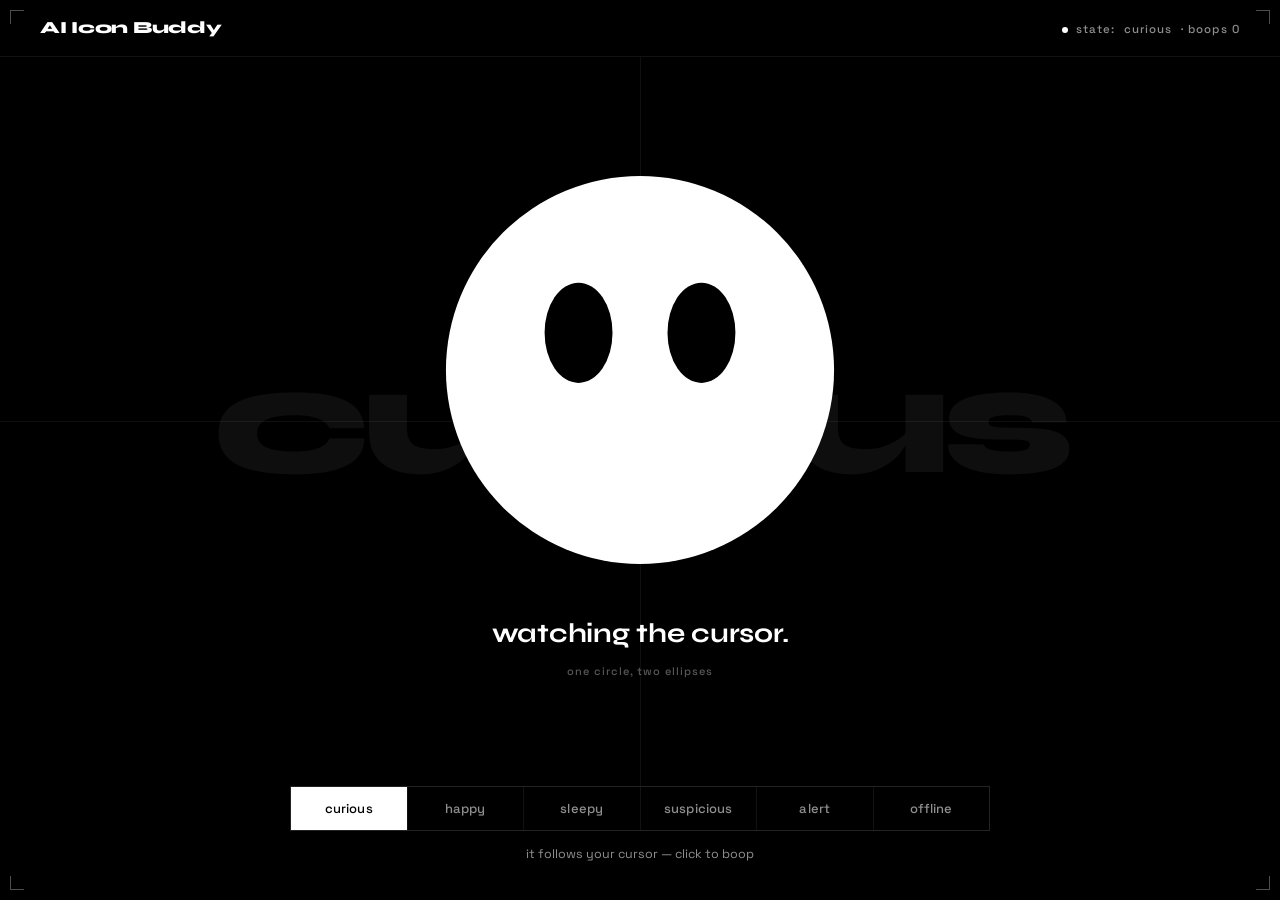
<file: buddy.html>
<!DOCTYPE html>
<html lang="en" class="no-js">
<head>
<meta charset="utf-8">
<meta name="viewport" content="width=device-width, initial-scale=1">
<meta name="color-scheme" content="dark">
<title>AI Icon Buddy</title>
<meta name="description" content="An animated AI mascot icon: a white circle with two black oval eyes that follows your cursor, blinks, and changes mood.">

<meta property="og:type" content="website">
<meta property="og:title" content="AI Icon Buddy">
<meta property="og:description" content="An animated AI mascot icon: one circle, two ellipses.">
<meta property="og:image" content="social-card.png">
<meta name="twitter:card" content="summary_large_image">

<link rel="icon" href="avatar.svg" type="image/svg+xml">
<link rel="preconnect" href="https://fonts.googleapis.com">
<link rel="preconnect" href="https://fonts.gstatic.com" crossorigin>
<link href="https://fonts.googleapis.com/css2?family=Space+Grotesk:wght@400;500;700&family=Syne:wght@700;800&display=swap" rel="stylesheet">
<link rel="stylesheet" href="buddy.css">

<script>document.documentElement.className = "js";</script>
</head>

<body>
<div class="corners" aria-hidden="true"><i></i><i></i><i></i><i></i></div>

<header class="topbar js-fade">
  <h1 class="wordmark">AI Icon Buddy</h1>
  <p class="readout">
    <span class="readout__dot" aria-hidden="true"></span>
    state: <span id="readoutState">curious</span>
    <span class="readout__tally" aria-hidden="true">· boops <span id="boopCount">0</span></span>
  </p>
</header>

<main class="stage">
  <div class="cross cross--v" aria-hidden="true"></div>
  <div class="cross cross--h" aria-hidden="true"></div>

  <p class="watermark js-fade" id="watermark" aria-hidden="true">curious</p>

  <div class="buddy">
    <button class="pet" type="button" id="pet" aria-label="Buddy — press to boop">
      <span class="buddy__lean" id="lean">
      <svg class="face" id="face" viewBox="0 0 512 512" data-mood="curious" aria-hidden="true" focusable="false">
        <defs>
          <clipPath id="faceClip"><circle cx="256" cy="256" r="240"/></clipPath>
          <clipPath id="lidTop" clipPathUnits="userSpaceOnUse"><rect x="0" y="0" width="512" height="219"/></clipPath>
          <clipPath id="lidLow" clipPathUnits="userSpaceOnUse"><rect x="0" y="222" width="512" height="290"/></clipPath>
        </defs>

        <circle class="disc" cx="256" cy="256" r="240"/>

        <g class="blush" aria-hidden="true">
          <circle cx="152" cy="268" r="26"/>
          <circle cx="360" cy="268" r="26"/>
        </g>

        <g clip-path="url(#faceClip)">
          <g class="eyes-glitch">
          <g class="eyes-track" id="eyes-track">
            <g class="eyes-blink" id="eyes-blink">
              <ellipse class="eye eye--l" cx="180" cy="210" rx="42" ry="62"/>
              <ellipse class="eye eye--r" cx="332" cy="210" rx="42" ry="62"/>
            </g>
          </g>
          </g>
        </g>
      </svg>
      </span>
      <span class="pulse" id="pulse" aria-hidden="true"></span>
    </button>

    <p class="caption js-fade" id="caption" aria-live="polite">watching the cursor.</p>
    <p class="spec js-fade" aria-hidden="true">one circle, two ellipses</p>
  </div>
</main>

<footer class="dock js-fade">
  <div class="moods" role="group" aria-label="Buddy mood">
    <button type="button" class="mood" data-mood="curious" aria-pressed="true">curious</button>
    <button type="button" class="mood" data-mood="happy" aria-pressed="false">happy</button>
    <button type="button" class="mood" data-mood="sleepy" aria-pressed="false">sleepy</button>
    <button type="button" class="mood" data-mood="suspicious" aria-pressed="false">suspicious</button>
    <button type="button" class="mood" data-mood="alert" aria-pressed="false">alert</button>
    <button type="button" class="mood" data-mood="offline" aria-pressed="false">offline</button>
  </div>
  <p class="hint">it follows your cursor — click to boop</p>
</footer>

<script src="buddy.js" defer></script>
</body>
</html>
</file>
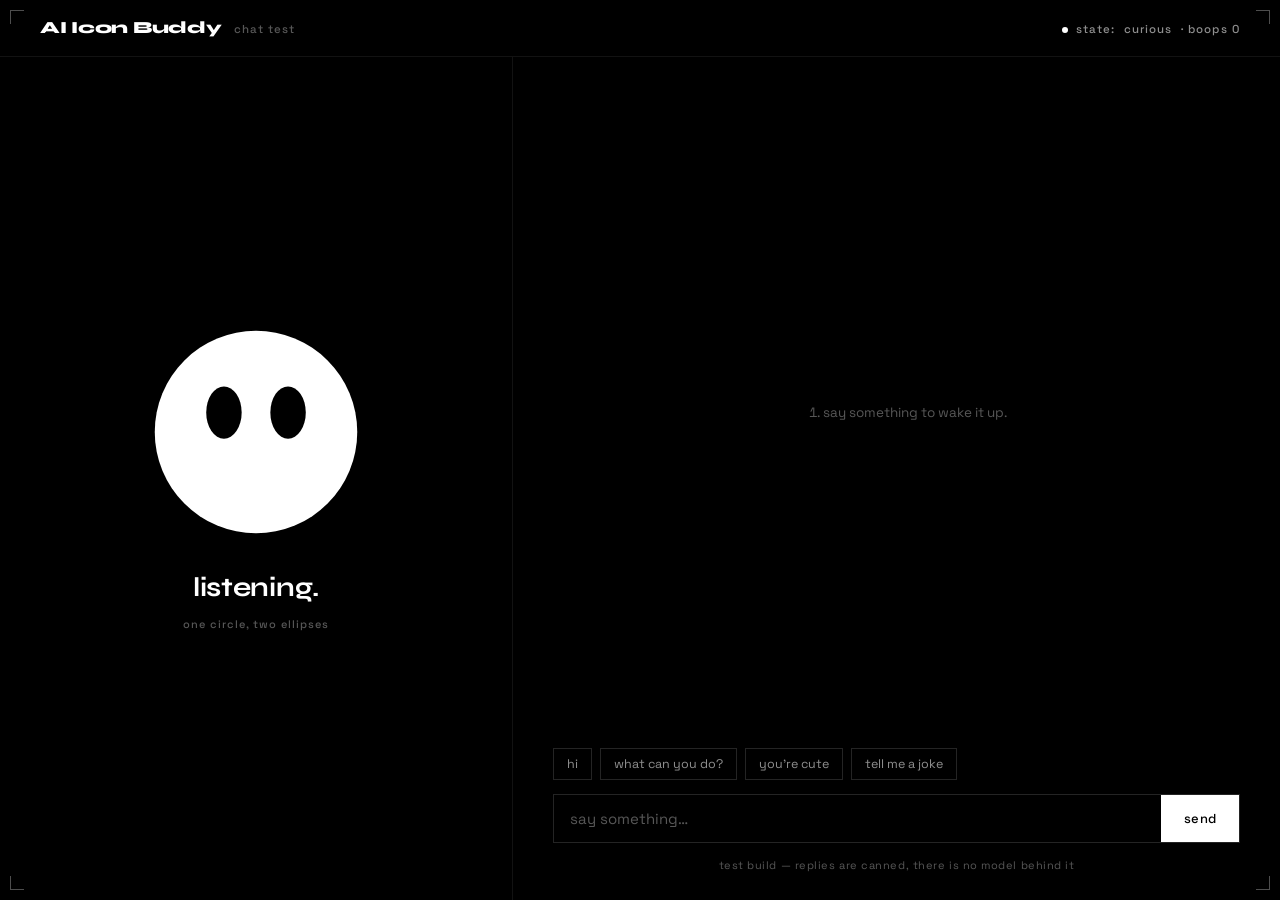
<file: chat.html>
<!DOCTYPE html>
<html lang="en" class="no-js">
<head>
<meta charset="utf-8">
<meta name="viewport" content="width=device-width, initial-scale=1">
<meta name="color-scheme" content="dark">
<title>AI Icon Buddy — chat test</title>
<meta name="description" content="Chat test for the AI icon buddy: does a two-oval mascot read as a companion in conversation? Local canned replies, no backend.">

<meta property="og:type" content="website">
<meta property="og:title" content="AI Icon Buddy — chat test">
<meta property="og:description" content="Does a two-oval mascot read as a companion in conversation?">
<meta property="og:image" content="social-card.png">
<meta name="twitter:card" content="summary_large_image">

<link rel="icon" href="avatar.svg" type="image/svg+xml">

<link rel="preconnect" href="https://fonts.googleapis.com">
<link rel="preconnect" href="https://fonts.gstatic.com" crossorigin>
<link href="https://fonts.googleapis.com/css2?family=Space+Grotesk:wght@400;500;700&family=Syne:wght@700;800&display=swap" rel="stylesheet">
<link rel="stylesheet" href="buddy.css">
<link rel="stylesheet" href="chat.css">

<script>document.documentElement.className = "js";</script>
</head>

<body class="chat-shell">
<div class="corners" aria-hidden="true"><i></i><i></i><i></i><i></i></div>

<header class="topbar js-fade">
  <h1 class="wordmark">AI Icon Buddy <span class="wordmark__sub">chat test</span></h1>
  <p class="readout">
    <span class="readout__dot" aria-hidden="true"></span>
    state: <span id="readoutState">curious</span>
    <span class="readout__tally" aria-hidden="true">· boops <span id="boopCount">0</span></span>
  </p>
</header>

<main class="chat">

  <section class="chat__buddy js-fade" aria-label="Buddy">
    <button class="pet" type="button" id="pet" aria-label="Buddy — press to boop">
      <span class="buddy__lean" id="lean">
      <svg class="face" id="face" viewBox="0 0 512 512" data-mood="curious" aria-hidden="true" focusable="false">
        <defs>
          <clipPath id="faceClip"><circle cx="256" cy="256" r="240"/></clipPath>
          <clipPath id="lidTop" clipPathUnits="userSpaceOnUse"><rect x="0" y="0" width="512" height="219"/></clipPath>
          <clipPath id="lidLow" clipPathUnits="userSpaceOnUse"><rect x="0" y="222" width="512" height="290"/></clipPath>
        </defs>
        <circle class="disc" cx="256" cy="256" r="240"/>

        <g class="blush" aria-hidden="true">
          <circle cx="152" cy="268" r="26"/>
          <circle cx="360" cy="268" r="26"/>
        </g>
        <g clip-path="url(#faceClip)">
          <g class="eyes-glitch">
          <g class="eyes-track" id="eyes-track">
            <g class="eyes-blink" id="eyes-blink">
              <ellipse class="eye eye--l" cx="180" cy="210" rx="42" ry="62"/>
              <ellipse class="eye eye--r" cx="332" cy="210" rx="42" ry="62"/>
            </g>
          </g>
          </g>
        </g>
      </svg>
      </span>
      <span class="pulse" id="pulse" aria-hidden="true"></span>
    </button>

    <p class="caption js-fade" id="caption" data-autolines="off" aria-live="polite">listening.</p>
    <p class="spec" aria-hidden="true">one circle, two ellipses</p>
  </section>

  <section class="chat__panel js-fade" aria-label="Conversation">
    <ol class="thread" id="thread" role="log" aria-live="polite" aria-relevant="additions">
      <li class="thread__empty" id="empty">say something to wake it up.</li>
    </ol>

    <div class="suggest" role="group" aria-label="Try one of these">
      <button type="button">hi</button>
      <button type="button">what can you do?</button>
      <button type="button">you're cute</button>
      <button type="button">tell me a joke</button>
    </div>

    <form class="composer" id="composer">
      <label class="sr-only" for="msg">Message</label>
      <input id="msg" type="text" autocomplete="off" placeholder="say something…">
      <button class="send" type="submit">send</button>
    </form>

    <p class="note">test build — replies are canned, there is no model behind it</p>
  </section>

</main>

<script src="buddy.js" defer></script>
<script src="chat.js" defer></script>
</body>
</html>
</file>
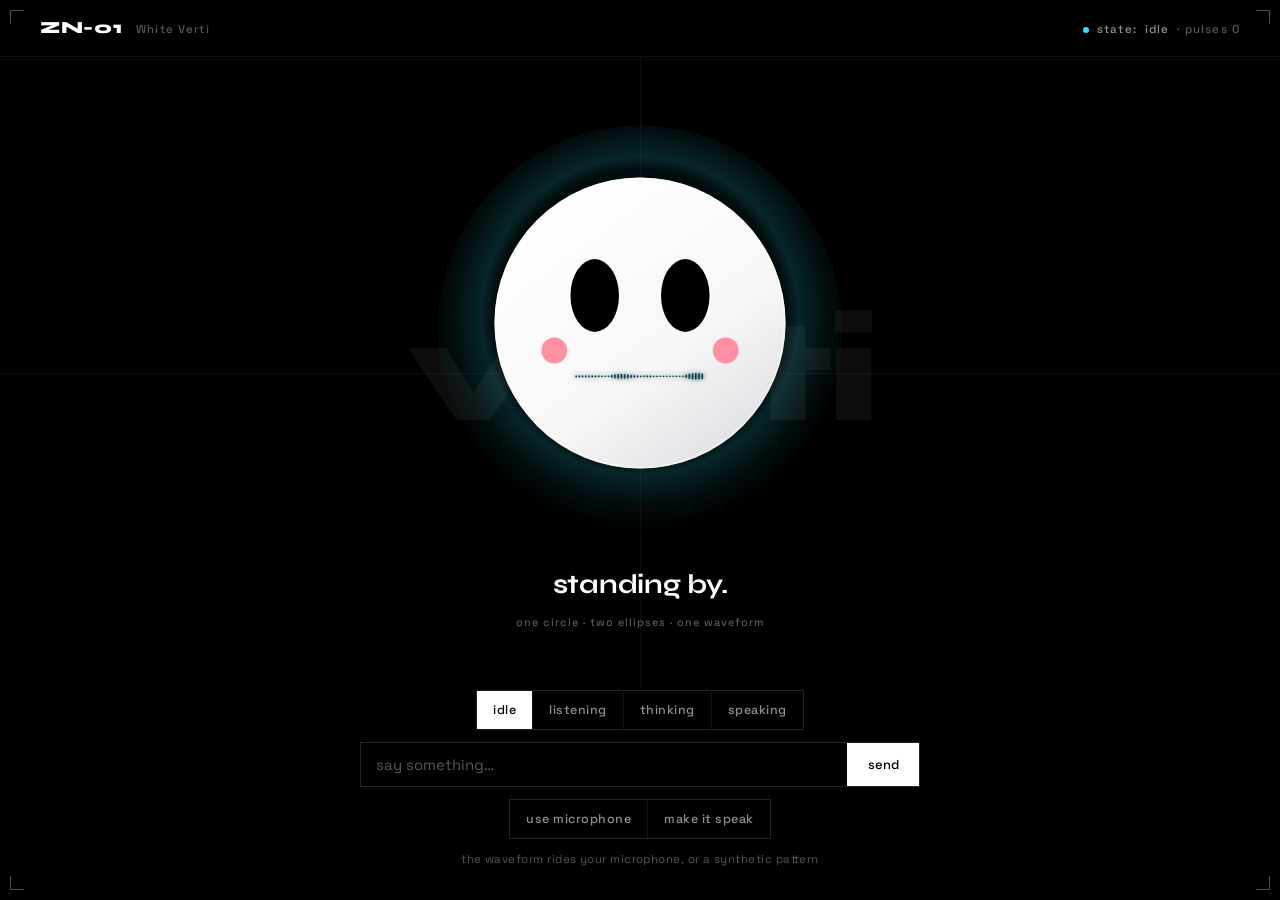
<file: verti.html>
<!DOCTYPE html>
<html lang="en" class="no-js">
<head>
<meta charset="utf-8">
<meta name="viewport" content="width=device-width, initial-scale=1">
<meta name="color-scheme" content="dark">
<title>ZN-01 White Verti</title>
<meta name="description" content="ZN-01 (White Verti): an interactive character portrait. A matte white icon that watches your cursor, ripples with your voice, and thinks out loud.">

<link rel="preconnect" href="https://fonts.googleapis.com">
<link rel="preconnect" href="https://fonts.gstatic.com" crossorigin>
<link href="https://fonts.googleapis.com/css2?family=Space+Grotesk:wght@400;500;700&family=Syne:wght@700;800&display=swap" rel="stylesheet">
<link rel="stylesheet" href="verti.css">

<script>document.documentElement.className = "js";</script>
</head>

<body class="verti">

<!-- faint data streams: context, not content -->
<div class="streams" aria-hidden="true">
  <span class="stream">01001110 01011010 00110011 01010101</span>
  <span class="stream">10110010 01101101 11001001 00110101</span>
  <span class="stream">01100101 10010110 01001101 11100010</span>
  <span class="stream">11010100 00101101 01010011 10010010</span>
  <span class="stream">00110110 01101001 10110001 01001100</span>
  <span class="stream">01001010 11010110 00110011 01011010</span>
  <span class="stream">10100110 01001101 11001010 00110110</span>
  <span class="stream">01101101 10010011 01010110 11000101</span>
</div>

<div class="corners" aria-hidden="true"><i></i><i></i><i></i><i></i></div>

<header class="topbar js-fade">
  <h1 class="wordmark">ZN-01 <span class="wordmark__sub">White Verti</span></h1>
  <p class="readout">
    <span class="readout__dot" aria-hidden="true"></span>
    state: <span id="readoutState">idle</span>
    <span class="readout__tally" aria-hidden="true">· pulses <span id="pulseCount">0</span></span>
  </p>
</header>

<main class="stage">
  <div class="cross cross--v" aria-hidden="true"></div>
  <div class="cross cross--h" aria-hidden="true"></div>
  <p class="watermark js-fade" id="watermark" aria-hidden="true">verti</p>

  <div class="figure">
    <button class="pet" type="button" id="pet" aria-label="ZN-01, press to make it speak">
      <span class="lean" id="lean">
        <svg class="face" id="face" viewBox="0 0 512 512" data-state="idle" aria-hidden="true" focusable="false">
          <defs>
            <!-- The glow has to peak at the silhouette edge, not the centre:
                 the shell (r=180) hides everything inside 72% of this disc,
                 so a centre-peaked gradient only ever showed its faint rim. -->
            <radialGradient id="haloGrad" cx="50%" cy="47%" r="53%">
              <stop offset="0%" stop-color="#2de2ff" stop-opacity=".08"/>
              <stop offset="68%" stop-color="#2de2ff" stop-opacity=".10"/>
              <stop offset="74%" stop-color="#2de2ff" stop-opacity=".30"/>
              <stop offset="88%" stop-color="#2de2ff" stop-opacity=".10"/>
              <stop offset="100%" stop-color="#2de2ff" stop-opacity="0"/>
            </radialGradient>

            <!-- matte white with just enough falloff to read as a curve -->
            <linearGradient id="shellGrad" x1="18%" y1="8%" x2="82%" y2="96%">
              <stop offset="0%" stop-color="#ffffff"/>
              <stop offset="62%" stop-color="#f7f7f8"/>
              <stop offset="100%" stop-color="#dfe0e4"/>
            </linearGradient>

            <filter id="waveGlow" x="-40%" y="-140%" width="180%" height="380%">
              <feGaussianBlur stdDeviation="3.2" result="blur"/>
              <feMerge>
                <feMergeNode in="blur"/>
                <feMergeNode in="SourceGraphic"/>
              </feMerge>
            </filter>

            <clipPath id="faceClip"><circle cx="256" cy="256" r="180"/></clipPath>
            <clipPath id="lidTop" clipPathUnits="userSpaceOnUse"><rect x="0" y="0" width="512" height="222"/></clipPath>
            <clipPath id="lidLow" clipPathUnits="userSpaceOnUse"><rect x="0" y="222" width="512" height="290"/></clipPath>
          </defs>

          <!-- thinking cluster: three dots orbiting above and behind the head -->
          <g class="thinker" id="thinker" aria-hidden="true">
            <g class="thinker__spin">
              <circle class="thinker__dot" cx="256" cy="50" r="6.5"/>
              <circle class="thinker__dot" cx="277" cy="72" r="5"/>
              <circle class="thinker__dot" cx="235" cy="72" r="5"/>
            </g>
          </g>

          <!-- neon glow emanating from the character -->
          <circle class="halo" cx="256" cy="262" r="250" fill="url(#haloGrad)"/>

          <!-- the shell -->
          <circle class="shell" cx="256" cy="256" r="180" fill="url(#shellGrad)"/>
          <circle class="shell__rim" cx="256" cy="256" r="179" fill="none" stroke="#ffffff" stroke-opacity=".5" stroke-width="2"/>

          <!-- blush: the only warm mark. Sits outboard of the eyes so it can
               never be clipped by them widening in the speaking state. -->
          <g class="blush" aria-hidden="true">
            <circle cx="150" cy="290" r="16"/>
            <circle cx="362" cy="290" r="16"/>
          </g>

          <!-- eyes -->
          <g clip-path="url(#faceClip)">
            <g class="eyes-glitch">
              <g class="eyes-track" id="eyesTrack">
                <g class="eyes-blink" id="eyesBlink">
                  <ellipse class="eye eye--l" cx="200" cy="222" rx="30" ry="45"/>
                  <ellipse class="eye eye--r" cx="312" cy="222" rx="30" ry="45"/>
                </g>
              </g>
            </g>
          </g>

          <!-- voice output: the waveform lives where a mouth would be -->
          <g class="wave" aria-hidden="true">
            <line class="wave__axis" x1="176" y1="322" x2="336" y2="322"/>
            <g class="wave__bars" id="waveBars" filter="url(#waveGlow)"></g>
          </g>
        </svg>
      </span>
      <span class="pulse" id="pulse" aria-hidden="true"></span>
    </button>

    <p class="caption js-fade" id="caption" aria-live="polite">standing by.</p>
    <p class="spec" aria-hidden="true">one circle · two ellipses · one waveform</p>
  </div>
</main>

<footer class="dock js-fade">
  <div class="states" role="group" aria-label="Character state">
    <button type="button" class="state" data-state="idle" aria-pressed="true">idle</button>
    <button type="button" class="state" data-state="listening" aria-pressed="false">listening</button>
    <button type="button" class="state" data-state="thinking" aria-pressed="false">thinking</button>
    <button type="button" class="state" data-state="speaking" aria-pressed="false">speaking</button>
  </div>

  <form class="compose" id="compose">
    <label class="sr-only" for="say">Say something to ZN-01</label>
    <input id="say" type="text" autocomplete="off" placeholder="say something…">
    <button type="submit" class="send">send</button>
  </form>

  <div class="actions">
    <button type="button" class="act" id="micBtn" aria-pressed="false">use microphone</button>
    <button type="button" class="act" id="speakBtn">make it speak</button>
  </div>

  <p class="hint" id="hint">the waveform rides your microphone, or a synthetic pattern</p>
</footer>

<script src="verti.js" defer></script>
</body>
</html>
</file>
<file: buddy.css>
/* =========================================================================
   AI Icon Buddy — a white circle that looks back
   Monochrome by rule: pitch-black page, white face, black ovals.
   State is expressed by shape and by inversion, never by colour —
   the single exception is the blush, which only happy is allowed.
   ========================================================================= */

:root {
  --void: #000;
  --line: rgba(255, 255, 255, .14);
  --line-soft: rgba(255, 255, 255, .07);
  --dim: rgba(255, 255, 255, .56);
  --faint: rgba(255, 255, 255, .34);

  --shell: clamp(16px, 4vw, 40px);
  --display: "Syne", "Space Grotesk", system-ui, sans-serif;
  --text: "Space Grotesk", system-ui, -apple-system, "Segoe UI", sans-serif;
  --ease: cubic-bezier(.22, .61, .36, 1);
  --ease-out: cubic-bezier(.23, 1, .32, 1);   /* entering / exiting */
  --ease-in-out: cubic-bezier(.77, 0, .175, 1); /* morphing on screen */
}

*, *::before, *::after { box-sizing: border-box; }

html {
  background: var(--void);
  -webkit-text-size-adjust: 100%;
}

body {
  margin: 0;
  min-height: 100vh;
  min-height: 100dvh;
  display: grid;
  /* topbar / stage / dock */
  grid-template-rows: auto minmax(0, 1fr) auto;
  background: var(--void);
  color: #fff;
  font-family: var(--text);
  font-size: 15px;
  line-height: 1.5;
  -webkit-font-smoothing: antialiased;
  overflow-x: hidden;
}

p, h1 { margin: 0; }

::selection { background: #fff; color: #000; }

:focus-visible {
  outline: 2px solid #fff;
  outline-offset: 3px;
}

/* corner registration ticks ------------------------------------------------ */

/* the bracket container must not join the body grid — its children are
   fixed, but an in-flow empty div still occupies grid row 1 and pushes
   the topbar into the stretch row */
.corners { position: fixed; inset: 0; pointer-events: none; }
.corners i {
  position: fixed;
  z-index: 8;
  width: 14px; height: 14px;
  border: 0 solid rgba(255, 255, 255, .3);
  pointer-events: none;
}
.corners i:nth-child(1) { top: 10px; left: 10px;  border-top-width: 1px; border-left-width: 1px; }
.corners i:nth-child(2) { top: 10px; right: 10px; border-top-width: 1px; border-right-width: 1px; }
.corners i:nth-child(3) { bottom: 10px; left: 10px;  border-bottom-width: 1px; border-left-width: 1px; }
.corners i:nth-child(4) { bottom: 10px; right: 10px; border-bottom-width: 1px; border-right-width: 1px; }

/* entrance: everything is visible without JS ------------------------------- */

.js-fade { transition: opacity 520ms var(--ease); }
.js:not(.is-ready) .js-fade { opacity: 0; }
/* a group entrance wants a stagger, not one shared instant */
.spec { transition-delay: 80ms; }
.dock { transition-delay: 120ms; }

/* topbar ------------------------------------------------------------------- */

.topbar {
  position: relative;
  z-index: 6;
  display: flex;
  flex-wrap: wrap;
  gap: 8px 20px;
  align-items: baseline;
  justify-content: space-between;
  padding: 15px var(--shell);
  border-bottom: 1px solid var(--line-soft);
}

.wordmark {
  font-family: var(--display);
  font-weight: 800;
  font-size: 17px;
  letter-spacing: -.015em;
}

.readout {
  display: inline-flex;
  align-items: center;
  gap: 8px;
  font-size: 11.5px;
  font-weight: 500;
  letter-spacing: .1em;
  color: var(--dim);
}
.readout__dot {
  width: 6px; height: 6px;
  border-radius: 50%;
  background: #fff;
}

/* stage -------------------------------------------------------------------- */

.stage {
  position: relative;
  display: grid;
  place-items: center;
  padding: clamp(26px, 5vh, 60px) var(--shell);
  overflow: hidden;
}

.cross {
  position: absolute;
  background: rgba(255, 255, 255, .06);
  pointer-events: none;
}
.cross--v { left: 50%; top: 0; bottom: 0; width: 1px; }
.cross--h { top: 50%; left: 0; right: 0; height: 1px; }

.watermark {
  position: absolute;
  left: 0; right: 0;
  top: 50%;
  transform: translateY(-50%);
  z-index: 1;
  font-family: var(--display);
  font-weight: 800;
  font-size: clamp(40px, 14vw, 216px);
  letter-spacing: -.05em;
  color: rgba(255, 255, 255, .055);
  white-space: nowrap;
  text-align: center;
  user-select: none;
  transition: opacity 160ms linear;
}
.watermark.is-swapping { opacity: 0; }

.buddy {
  --fs: clamp(210px, min(58vmin, 46vh), 500px);
  position: relative;
  z-index: 2;
  display: grid;
  justify-items: center;
}

/* the pet button ------------------------------------------------------------ */

.pet {
  width: var(--fs);
  height: var(--fs);
  position: relative;
  padding: 0;
  border: 0;
  background: none;
  cursor: pointer;
  -webkit-tap-highlight-color: transparent;
}
/* the boop squash and the pulse ring are driven from JS as a spring and a
   WAAPI animation, so neither needs a keyframe here */

/* the face leans toward the cursor, slower than the eyes — that lag is the
   whole trick to making a flat disc feel like it has depth */
.buddy__lean {
  display: block;
  width: 100%;
  height: 100%;
  transform-origin: 50% 50%;
}

.face {
  display: block;
  width: 100%;
  height: 100%;
}
.js:not(.is-ready) .face { opacity: 0; }
.js.is-ready .face { animation: faceIn 640ms var(--ease) both; }

@keyframes faceIn {
  from { opacity: 0; transform: scale(.92); }
  to   { opacity: 1; transform: scale(1); }
}

.disc {
  fill: #fff;
}

/* blush — cheeks, and the only colour anywhere on the page */
.blush {
  fill: #ff8fa3;
  opacity: 0;
  transition: opacity 240ms var(--ease-out);
}
.face[data-mood="happy"] .blush { opacity: .55; }
/* pleased by attention even when a hand-picked mood is holding the eyes —
   it shows happiness without taking the face over */
#face.is-pleased .blush { opacity: .55; }

.pulse {
  position: absolute;
  inset: 0;
  border: 2px solid rgba(255, 255, 255, .85);
  border-radius: 50%;
  opacity: 0;
  pointer-events: none;
}

/* eyes ----------------------------------------------------------------------
   Every mood is the same two ovals at different proportions — the shapes in
   the original icon never change, only their scale, tilt and position.
   Transform origins are spelled out in user units so no transform-box
   support is needed.                                                        */

.eyes-blink {
  transform: none;
  transition: transform 90ms ease;
}
.eyes-blink.is-blinking,
.eyes-blink.is-waking {
  transform: translate(0, 210px) scale(1, .05) translate(0, -210px);
}

.face {
  --sx: 1; --sy: 1; --tx: 0px; --ty: 0px; --rot: 0deg; --fill: #000;
}

.eye {
  --ox: 180px;
  --oy: 210px;
  fill: var(--fill);
  transform:
    translate(var(--tx), var(--ty))
    translate(var(--ox), var(--oy))
    rotate(var(--rot))
    scale(var(--sx), var(--sy))
    translate(calc(-1 * var(--ox)), calc(-1 * var(--oy)));
  transition: transform 340ms var(--ease-in-out);
}
.eye--r { --ox: 332px; }

/* curious — the icon exactly as drawn */

/* happy — squashed ovals cut to their upper cap, tilted into a smile */
.face[data-mood="happy"] .eye {
  --sy: .34; --sx: 1.02; --ty: -4px;
  clip-path: url(#lidTop);
}
.face[data-mood="happy"] .eye--l { --rot: -8deg; }
.face[data-mood="happy"] .eye--r { --rot: 8deg; }

/* sleepy — low, drooping crescents: the lower cap of a squashed oval */
.face[data-mood="sleepy"] .eye {
  --sy: .26; --sx: .92; --ty: 18px;
  clip-path: url(#lidLow);
}

/* suspicious — narrowed glare, still a solid oval */
.face[data-mood="suspicious"] .eye { --sy: .46; --sx: 1.22; --ty: 6px; }

/* alert — wide open */
.face[data-mood="alert"] .eye { --sy: 1.28; --sx: 1.14; --ty: -6px; }

/* offline — inversion: ring instead of disc, white eyes, occasional flicker */
.face[data-mood="offline"] { --fill: #fff; }
.face[data-mood="offline"] .disc {
  fill: none;
  stroke: #fff;
  stroke-width: 9px;
}
.js.is-ready .face[data-mood="offline"] { animation: flicker 3.6s linear infinite; }

/* the tear lives on its own group: animating a custom property on the parent
   would recalc style for every child element */
.face[data-mood="offline"] .eyes-glitch { animation: glitchShift 5.4s steps(1, end) infinite; }

@keyframes flicker {
  0%, 6%   { opacity: 1; }
  7%, 9%   { opacity: .18; }
  10%, 52% { opacity: 1; }
  53%, 55% { opacity: .45; }
  56%, 100% { opacity: 1; }
}

/* steps(1) keeps every jump hard — the eyes slip out of register, then snap back */
@keyframes glitchShift {
  0%, 84%, 91%, 100% { transform: translateX(0); }
  85% { transform: translateX(11px); }
  87% { transform: translateX(-9px); }
  89% { transform: translateX(4px); }
}

/* the boop startle overrides the current mood for a moment */
#face.is-startled .eye {
  --sy: 1.3;
  --sx: 1.12;
  clip-path: none;
  transition-duration: 140ms;
}

/* caption + spec ------------------------------------------------------------ */

.caption {
  margin-top: clamp(22px, 4vh, 38px);
  font-family: var(--display);
  font-weight: 700;
  font-size: clamp(19px, 2.6vw, 27px);
  letter-spacing: -.01em;
  text-align: center;
  transition: opacity 520ms 80ms var(--ease);
  transition-delay: 80ms;
}
.caption.is-fading { opacity: 0; transition: opacity 140ms var(--ease-out); }
/* once the page is up, a swap is a swap: no entrance delay, no 640ms crawl */
.js.is-ready .caption,
.js.is-ready .caption.is-fading {
  transition: opacity 180ms var(--ease-out);
  transition-delay: 0ms;
}

.spec {
  margin-top: 10px;
  font-size: 11px;
  font-weight: 500;
  letter-spacing: .09em;
  color: var(--faint);
  text-align: center;
}

/* dock ---------------------------------------------------------------------- */

.dock {
  display: grid;
  justify-items: center;
  gap: 14px;
  padding: 0 var(--shell) clamp(20px, 4vh, 40px);
}

.moods {
  display: grid;
  grid-template-columns: repeat(6, minmax(0, 1fr));
  gap: 1px;
  width: min(700px, 100%);
  background: var(--line-soft);
  border: 1px solid var(--line-soft);
}

.moods button {
  background: var(--void);
  color: var(--dim);
  border: 0;
  padding: 13px 6px;
  font-family: var(--text);
  font-size: 13px;
  font-weight: 500;
  letter-spacing: .01em;
  cursor: pointer;
  transition: color 160ms linear, background 160ms linear;
}
/* touch devices fire a sticky hover — gate anything that inverts on hover */
@media (hover: hover) and (pointer: fine) {
  .moods button:hover { color: #fff; background: rgba(255, 255, 255, .05); }
}
.moods button[aria-pressed="true"] { background: #fff; color: #000; }

.hint {
  font-size: 12.5px;
  color: var(--dim);
  text-align: center;
}

/* responsive ---------------------------------------------------------------- */

@media (max-width: 560px) {
  .moods { grid-template-columns: repeat(3, minmax(0, 1fr)); }
  .caption { min-height: 2.7em; }
  .topbar { justify-content: center; text-align: center; }
}

/* reduced motion ------------------------------------------------------------ */

@media (prefers-reduced-motion: reduce) {
  *, *::before, *::after {
    animation-duration: .01ms !important;
    animation-iteration-count: 1 !important;
    transition-duration: .01ms !important;
    transition-delay: 0ms !important;
  }

  /* gentler, not zero: movement goes, but fades that carry meaning stay */
  .js-fade, .caption, .blush {
    transition-duration: 200ms !important;
    transition-delay: 0ms !important;
  }
}
</file>
<file: chat.css>
/* =========================================================================
   AI Icon Buddy — chat test
   Loaded after buddy.css: it reuses the tokens, the face and the mood
   system, and adds only the conversation column.
   ========================================================================= */

.sr-only {
  position: absolute;
  width: 1px; height: 1px;
  padding: 0; margin: -1px;
  overflow: hidden;
  clip: rect(0 0 0 0);
  white-space: nowrap;
  border: 0;
}

.wordmark__sub {
  font-family: var(--text);
  font-weight: 500;
  font-size: 11.5px;
  letter-spacing: .08em;
  color: var(--faint);
  margin-left: 8px;
}

/* layout -------------------------------------------------------------------
   The chat page owns a definite height so the thread — not the page — is
   what scrolls. The buddy page keeps its auto height.                       */

.chat-shell {
  height: 100dvh;
  grid-template-rows: auto minmax(0, 1fr);
}

.chat {
  display: grid;
  grid-template-columns: minmax(0, 4fr) minmax(0, 6fr);
  min-height: 0;
}

.chat__buddy {
  --fs: clamp(150px, min(24vmin, 34vh), 300px);
  display: grid;
  justify-items: center;
  align-content: center;
  gap: 0;
  padding: clamp(24px, 5vh, 56px) var(--shell);
}

.chat__buddy .caption { margin-top: clamp(18px, 3vh, 30px); }
.chat__buddy .spec { margin-top: 8px; }

.chat__panel {
  display: grid;
  grid-template-rows: minmax(0, 1fr) auto auto auto;
  gap: 14px;
  min-height: 0;
  padding: clamp(20px, 4vh, 36px) var(--shell) clamp(16px, 3vh, 28px);
  border-left: 1px solid var(--line-soft);
}

/* thread ------------------------------------------------------------------- */

.thread {
  display: flex;
  flex-direction: column;
  gap: 14px;
  min-height: 0;
  overflow-y: auto;
  overscroll-behavior: contain;
  padding-right: 4px;
  scrollbar-width: thin;
  scrollbar-color: rgba(255, 255, 255, .2) transparent;
}

.thread__empty {
  margin: auto;
  font-size: 13.5px;
  color: var(--faint);
}

.msg {
  display: grid;
  gap: 5px;
  max-width: min(46ch, 88%);
  animation: msgIn 220ms var(--ease) both;
}
.msg--user { justify-self: end; justify-items: end; }
.msg--bot  { justify-self: start; }

@keyframes msgIn {
  from { opacity: 0; transform: translateY(8px); }
  to   { opacity: 1; transform: translateY(0); }
}

.msg__who {
  font-size: 10.5px;
  font-weight: 500;
  letter-spacing: .1em;
  color: var(--faint);
}

.msg__bubble {
  padding: 11px 15px;
  font-size: 15px;
  line-height: 1.5;
}
.msg--user .msg__bubble {
  background: #fff;
  color: #000;
}
.msg--bot .msg__bubble {
  border: 1px solid var(--line);
  color: #fff;
}

/* typing indicator — sharp squares, not dots */
.typing { justify-self: start; }
.typing__bubble {
  display: flex;
  gap: 5px;
  padding: 14px 15px;
  border: 1px solid var(--line);
}
.typing__bubble i {
  width: 5px; height: 5px;
  background: rgba(255, 255, 255, .75);
  animation: typeBlink 1s steps(2, end) infinite;
}
.typing__bubble i:nth-child(2) { animation-delay: 160ms; }
.typing__bubble i:nth-child(3) { animation-delay: 320ms; }

@keyframes typeBlink {
  50% { opacity: .2; }
}

/* suggestions -------------------------------------------------------------- */

.suggest {
  display: flex;
  flex-wrap: wrap;
  gap: 8px;
}
.suggest button {
  background: none;
  border: 1px solid var(--line);
  color: var(--dim);
  font-family: var(--text);
  font-size: 12.5px;
  padding: 7px 13px;
  cursor: pointer;
  transition: color 160ms linear, background 160ms linear, border-color 160ms linear;
}
/* touch fires a sticky hover, which would leave the chip inverted after a tap */
@media (hover: hover) and (pointer: fine) {
  .suggest button:hover { color: #000; background: #fff; border-color: #fff; }
}

/* composer ----------------------------------------------------------------- */

.composer {
  display: grid;
  grid-template-columns: minmax(0, 1fr) auto;
  border: 1px solid var(--line);
}
.composer:focus-within { border-color: rgba(255, 255, 255, .55); }

.composer input {
  min-width: 0;
  background: none;
  border: 0;
  color: #fff;
  font-family: var(--text);
  font-size: 15px;
  padding: 14px 16px;
}
.composer input::placeholder { color: var(--faint); }
.composer input:focus { outline: none; }

.send {
  background: #fff;
  color: #000;
  border: 0;
  border-left: 1px solid var(--line);
  font-family: var(--text);
  font-size: 13px;
  font-weight: 500;
  letter-spacing: .04em;
  padding: 0 22px;
  cursor: pointer;
  transition: background 160ms linear, color 160ms linear;
}
@media (hover: hover) and (pointer: fine) {
  .send:hover { background: rgba(255, 255, 255, .82); }
}

.note {
  font-size: 11px;
  letter-spacing: .05em;
  color: var(--faint);
  text-align: center;
}

/* responsive ---------------------------------------------------------------- */

@media (max-width: 860px) {
  .chat {
    grid-template-columns: minmax(0, 1fr);
    grid-template-rows: auto minmax(0, 1fr);
  }

  /* buddy shrinks to a compact head above the thread so the composer
     always stays on screen */
  .chat__buddy {
    --fs: clamp(112px, 30vw, 150px);
    display: flex;
    align-items: center;
    justify-content: center;
    gap: 18px;
    padding: 16px var(--shell);
  }
  .chat__buddy .caption {
    margin-top: 0;
    text-align: left;
    font-size: clamp(17px, 4.6vw, 21px);
  }
  .chat__buddy .spec { display: none; }

  .chat__panel {
    border-left: 0;
    border-top: 1px solid var(--line-soft);
    grid-template-rows: minmax(200px, 1fr) auto auto auto;
    gap: 12px;
    padding-top: 18px;
  }
}
</file>
<file: verti.css>
/* =========================================================================
   ZN-01 White Verti — character portrait

   Colour rule changed on purpose: the buddy was strictly monochrome with
   blush as the single exception. ZN-01 is a cyberpunk character, so it earns
   one accent — neon cyan, reserved for cyber activity (the glow, the
   waveform, the live dot). Blush stays the only warm mark. Nothing else on
   the page is allowed a hue.
   ========================================================================= */

:root {
  --void: #000;
  --face: #fff;
  --neon: #2de2ff;      /* cyber activity: glow, waveform, live dot */
  --blush: #ff8fa3;     /* the only warm mark */
  --line: rgba(255, 255, 255, .14);
  --line-soft: rgba(255, 255, 255, .07);
  --dim: rgba(255, 255, 255, .56);
  --faint: rgba(255, 255, 255, .34);

  --shell: clamp(16px, 4vw, 40px);
  --display: "Syne", "Space Grotesk", system-ui, sans-serif;
  --text: "Space Grotesk", system-ui, -apple-system, "Segoe UI", sans-serif;
  --ease: cubic-bezier(.22, .61, .36, 1);
  --ease-out: cubic-bezier(.23, 1, .32, 1);
  --ease-in-out: cubic-bezier(.77, 0, .175, 1);
}

*, *::before, *::after { box-sizing: border-box; }

html { background: var(--void); -webkit-text-size-adjust: 100%; }

body {
  margin: 0;
  min-height: 100vh;
  min-height: 100dvh;
  display: grid;
  grid-template-rows: auto minmax(0, 1fr) auto;
  background: var(--void);
  color: #fff;
  font-family: var(--text);
  font-size: 15px;
  line-height: 1.5;
  -webkit-font-smoothing: antialiased;
  overflow-x: hidden;
}

p, h1 { margin: 0; }

::selection { background: var(--neon); color: #000; }

:focus-visible { outline: 2px solid var(--neon); outline-offset: 3px; }

.sr-only {
  position: absolute;
  width: 1px; height: 1px;
  padding: 0; margin: -1px;
  overflow: hidden;
  clip: rect(0 0 0 0);
  white-space: nowrap;
  border: 0;
}

/* entrance: visible without JS */
.js-fade { transition: opacity 520ms var(--ease); }
.js:not(.is-ready) .js-fade { opacity: 0; }
.spec { transition-delay: 80ms; }
.dock { transition-delay: 120ms; }

/* data streams ----------------------------------------------------------- */

.streams {
  position: fixed;
  inset: 0;
  z-index: 0;
  pointer-events: none;
  overflow: hidden;
  font-family: ui-monospace, "SF Mono", Menlo, monospace;
  font-size: 11px;
  letter-spacing: .34em;
  line-height: 2.6;
  color: rgba(45, 226, 255, .16);
  -webkit-mask-image: radial-gradient(120% 90% at 50% 50%, transparent 30%, #000 78%);
          mask-image: radial-gradient(120% 90% at 50% 50%, transparent 30%, #000 78%);
}

.stream {
  position: absolute;
  top: -60%;
  white-space: nowrap;
  animation: drift linear infinite;
}
.stream:nth-child(1) { left: 4%;  animation-duration: 34s; animation-delay: -3s; }
.stream:nth-child(2) { left: 17%; animation-duration: 41s; animation-delay: -18s; }
.stream:nth-child(3) { left: 29%; animation-duration: 29s; animation-delay: -9s; }
.stream:nth-child(4) { left: 44%; animation-duration: 47s; animation-delay: -30s; }
.stream:nth-child(5) { left: 58%; animation-duration: 33s; animation-delay: -21s; }
.stream:nth-child(6) { left: 71%; animation-duration: 44s; animation-delay: -6s; }
.stream:nth-child(7) { left: 83%; animation-duration: 31s; animation-delay: -25s; }
.stream:nth-child(8) { left: 93%; animation-duration: 38s; animation-delay: -14s; }

@keyframes drift {
  from { transform: translateY(0); }
  to   { transform: translateY(62%); }
}

/* corner registration ticks */
/* the bracket container must not join the body grid — its children are
   fixed, but an in-flow empty div still occupies grid row 1 and pushes
   the topbar into the stretch row, leaving a dead band above the stage */
.corners { position: fixed; inset: 0; pointer-events: none; }
.corners i {
  position: fixed;
  z-index: 8;
  width: 14px; height: 14px;
  border: 0 solid rgba(255, 255, 255, .3);
  pointer-events: none;
}
.corners i:nth-child(1) { top: 10px; left: 10px;  border-top-width: 1px; border-left-width: 1px; }
.corners i:nth-child(2) { top: 10px; right: 10px; border-top-width: 1px; border-right-width: 1px; }
.corners i:nth-child(3) { bottom: 10px; left: 10px;  border-bottom-width: 1px; border-left-width: 1px; }
.corners i:nth-child(4) { bottom: 10px; right: 10px; border-bottom-width: 1px; border-right-width: 1px; }

/* topbar ------------------------------------------------------------------ */

.topbar {
  position: relative;
  z-index: 6;
  display: flex;
  flex-wrap: wrap;
  gap: 8px 20px;
  align-items: baseline;
  justify-content: space-between;
  padding: 15px var(--shell);
  border-bottom: 1px solid var(--line-soft);
}

.wordmark {
  font-family: var(--display);
  font-weight: 800;
  font-size: 17px;
  letter-spacing: .04em;
}
.wordmark__sub {
  font-family: var(--text);
  font-weight: 500;
  font-size: 11.5px;
  letter-spacing: .1em;
  color: var(--faint);
  margin-left: 8px;
}

.readout {
  display: inline-flex;
  align-items: center;
  gap: 8px;
  font-size: 11.5px;
  font-weight: 500;
  letter-spacing: .1em;
  color: var(--dim);
}
.readout__dot {
  width: 6px; height: 6px;
  border-radius: 50%;
  background: var(--neon);
}
.readout__tally { color: var(--faint); }

/* stage ------------------------------------------------------------------- */

.stage {
  position: relative;
  display: grid;
  place-items: center;
  padding: clamp(26px, 5vh, 60px) var(--shell);
  overflow: hidden;
}

.cross { position: absolute; background: rgba(255, 255, 255, .05); pointer-events: none; }
.cross--v { left: 50%; top: 0; bottom: 0; width: 1px; }
.cross--h { top: 50%; left: 0; right: 0; height: 1px; }

.watermark {
  position: absolute;
  left: 0; right: 0;
  top: 50%;
  transform: translateY(-50%);
  z-index: 1;
  font-family: var(--display);
  font-weight: 800;
  font-size: clamp(56px, 13vw, 200px);
  letter-spacing: -.05em;
  color: rgba(255, 255, 255, .05);
  white-space: nowrap;
  text-align: center;
  user-select: none;
  transition: opacity 160ms linear;
}
.watermark.is-swapping { opacity: 0; }

.figure {
  /* 46vh leaves room for the caption and the four-row dock below, so the
     whole instrument stays on one screen instead of spilling 25px */
  --fs: clamp(210px, min(54vmin, 46vh), 460px);
  position: relative;
  z-index: 2;
  display: grid;
  justify-items: center;
}

/* the character ----------------------------------------------------------- */

.pet {
  width: var(--fs);
  height: var(--fs);
  position: relative;
  padding: 0;
  border: 0;
  background: none;
  cursor: pointer;
  -webkit-tap-highlight-color: transparent;
}

.lean {
  display: block;
  width: 100%;
  height: 100%;
  transform-origin: 50% 50%;
}

.face { display: block; width: 100%; height: 100%; }
.js:not(.is-ready) .face { opacity: 0; }
.js.is-ready .face { animation: faceIn 560ms var(--ease) both; }

@keyframes faceIn {
  from { opacity: 0; transform: scale(.93); }
  to   { opacity: 1; transform: scale(1); }
}

.pulse {
  position: absolute;
  inset: 0;
  border: 2px solid rgba(45, 226, 255, .8);
  border-radius: 50%;
  opacity: 0;
  pointer-events: none;
}

/* thinking cluster -------------------------------------------------------- */

.thinker {
  opacity: 0;
  transition: opacity 220ms var(--ease-out);
}
.thinker__spin {
  transform-box: fill-box;
  transform-origin: center;
}
.thinker__dot { fill: var(--neon); }

.face[data-state="thinking"] .thinker { opacity: 1; }
.face[data-state="thinking"] .thinker__spin { animation: orbit 3.6s linear infinite; }

@keyframes orbit {
  to { transform: rotate(360deg); }
}

/* glow: brighter while it is actually doing something */
.halo { opacity: .55; transition: opacity 320ms var(--ease-out); }
.face[data-state="listening"] .halo,
.face[data-state="speaking"] .halo { opacity: 1; }
.face[data-state="thinking"] .halo { opacity: .8; }

/* eyes -------------------------------------------------------------------- */

.face { --sx: 1; --sy: 1; --tx: 0px; --ty: 0px; --rot: 0deg; }

.eyes-blink {
  transform: none;
  transition: transform 90ms ease;
}
.eyes-blink.is-blinking,
.eyes-blink.is-waking {
  transform: translate(0, 222px) scale(1, .05) translate(0, -222px);
}

.eye {
  --ox: 200px;
  --oy: 222px;
  fill: #000;
  transform:
    translate(var(--tx), var(--ty))
    translate(var(--ox), var(--oy))
    rotate(var(--rot))
    scale(var(--sx), var(--sy))
    translate(calc(-1 * var(--ox)), calc(-1 * var(--oy)));
  transition: transform 340ms var(--ease-in-out);
}
.eye--r { --ox: 312px; }

/* listening: attentive. speaking: wide. thinking: eyes drift upward.
   Each is a proportion change on the same two ovals, never a new shape. */
.face[data-state="listening"] .eye { --sy: 1.1; --ty: -3px; }
.face[data-state="speaking"] .eye  { --sy: 1.22; --sx: 1.06; --ty: -6px; }
.face[data-state="thinking"] .eye {
  --sy: .82; --ty: 22px;
  clip-path: url(#lidTop);
}
.face[data-state="thinking"] .eye--l { --rot: -5deg; }
.face[data-state="thinking"] .eye--r { --rot: 5deg; }

/* blush: the only warm mark on the character */
.blush circle { fill: var(--blush); }

/* voice waveform ---------------------------------------------------------- */

.wave__axis {
  stroke: rgba(0, 0, 0, .16);
  stroke-width: 1;
}
.wave__bars rect {
  fill: #0b3d47;
  transition: fill 200ms linear;
}
.face[data-state="listening"] .wave__bars rect,
.face[data-state="speaking"] .wave__bars rect { fill: var(--neon); }
.face[data-state="thinking"] .wave__bars rect { fill: rgba(45, 226, 255, .45); }

/* caption + spec ---------------------------------------------------------- */

.caption {
  margin-top: clamp(20px, 4vh, 34px);
  font-family: var(--display);
  font-weight: 700;
  font-size: clamp(19px, 2.6vw, 27px);
  letter-spacing: -.01em;
  text-align: center;
  transition: opacity 520ms 80ms var(--ease);
  transition-delay: 80ms;
}
.caption.is-fading { opacity: 0; transition: opacity 140ms var(--ease-out); }
.js.is-ready .caption,
.js.is-ready .caption.is-fading {
  transition: opacity 180ms var(--ease-out);
  transition-delay: 0ms;
}

.spec {
  margin-top: 10px;
  font-size: 11px;
  font-weight: 500;
  letter-spacing: .09em;
  color: var(--faint);
  text-align: center;
}

/* dock -------------------------------------------------------------------- */

.dock {
  display: grid;
  justify-items: center;
  gap: 12px;
  padding: 0 var(--shell) clamp(18px, 3.5vh, 34px);
}

.states, .actions {
  display: flex;
  flex-wrap: wrap;
  justify-content: center;
  gap: 1px;
  background: var(--line-soft);
  border: 1px solid var(--line-soft);
}

.states button, .act {
  background: var(--void);
  color: var(--dim);
  border: 0;
  padding: 11px 16px;
  font-family: var(--text);
  font-size: 12.5px;
  font-weight: 500;
  letter-spacing: .04em;
  cursor: pointer;
  transition: color 160ms linear, background 160ms linear;
}

@media (hover: hover) and (pointer: fine) {
  .states button:hover, .act:hover { color: #fff; background: rgba(255, 255, 255, .06); }
}

.states button[aria-pressed="true"] { background: #fff; color: #000; }
.act[aria-pressed="true"] { background: var(--neon); color: #000; }

.compose {
  display: grid;
  grid-template-columns: minmax(0, 1fr) auto;
  width: min(560px, 100%);
  border: 1px solid var(--line);
}
.compose:focus-within { border-color: rgba(45, 226, 255, .55); }

.compose input {
  min-width: 0;
  background: none;
  border: 0;
  color: #fff;
  font-family: var(--text);
  font-size: 15px;
  padding: 12px 15px;
}
.compose input::placeholder { color: var(--faint); }
.compose input:focus { outline: none; }

.send {
  background: #fff;
  color: #000;
  border: 0;
  border-left: 1px solid var(--line);
  font-family: var(--text);
  font-size: 13px;
  font-weight: 500;
  padding: 0 20px;
  cursor: pointer;
  transition: background 160ms linear;
}
@media (hover: hover) and (pointer: fine) {
  .send:hover { background: rgba(255, 255, 255, .84); }
}

.hint {
  font-size: 11.5px;
  letter-spacing: .04em;
  color: var(--faint);
  text-align: center;
  min-height: 1.4em;
}

/* responsive -------------------------------------------------------------- */

@media (max-width: 560px) {
  .topbar { justify-content: center; text-align: center; padding: 11px var(--shell); }
  .figure { --fs: clamp(170px, 56vw, 280px); }
  .states button, .act { padding: 9px 11px; font-size: 11.5px; }
  .caption { margin-top: 16px; font-size: 18px; }
  .spec { display: none; }
  .dock { gap: 9px; }
  .hint { font-size: 11px; }
}

/* reduced motion ---------------------------------------------------------- */

@media (prefers-reduced-motion: reduce) {
  *, *::before, *::after {
    animation-duration: .01ms !important;
    animation-iteration-count: 1 !important;
    transition-duration: .01ms !important;
    transition-delay: 0ms !important;
  }
  .js-fade, .caption { transition-duration: 200ms !important; transition-delay: 0ms !important; }
  .stream { animation: none; }
  .streams { opacity: .5; }
}
</file>
